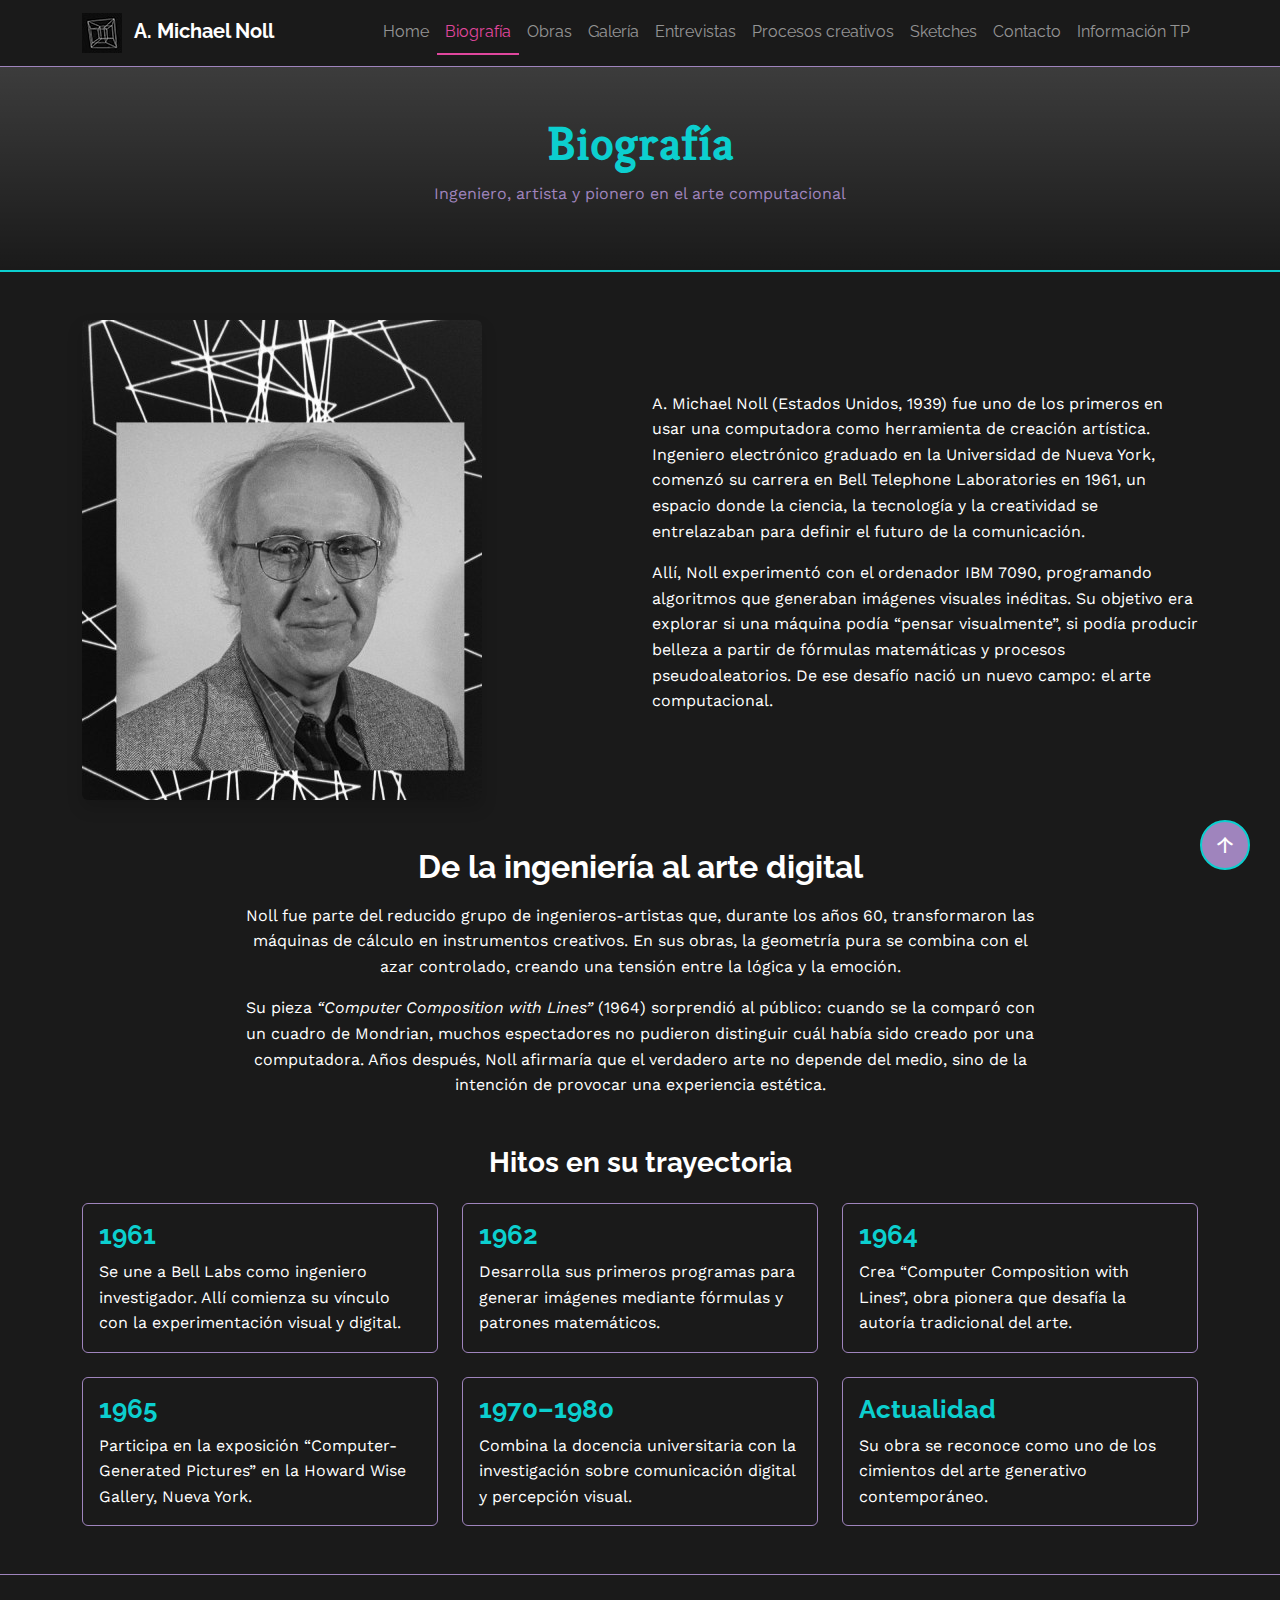
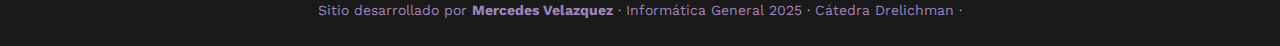
<file: biografia.html>
<!DOCTYPE html>
<html lang="es">
<head>
  <meta charset="UTF-8">
  <meta name="viewport" content="width=device-width, initial-scale=1.0">
  <title>Biografía | A. Michael Noll</title>

  <!-- Bootstrap y CSS -->
  <link 
    href="https://cdn.jsdelivr.net/npm/bootstrap@5.3.2/dist/css/bootstrap.min.css" 
    rel="stylesheet">
    <link rel="preconnect" href="https://fonts.googleapis.com">
<link rel="preconnect" href="https://fonts.gstatic.com" crossorigin>
<link href="https://fonts.googleapis.com/css2?family=Kreon:wght@400;700&family=Raleway:wght@400;600;700&family=Work+Sans:wght@400;600&display=swap" rel="stylesheet">
  <link rel="stylesheet" href="css/estilos.css">
</head>

<body class="bg-dark text-light">
  <!-- NAVBAR -->
  <nav class="navbar navbar-expand-lg navbar-dark bg-black border-bottom border-secondary">
    <div class="container">
      <a class="navbar-brand fw-bold" href="index.html">
        <img 
            src="img/icono-noll.jpg" 
            alt="Logo de Noll" 
            class="navbar-icon me-2"> 
        A. Michael Noll
      </a>
      <button class="navbar-toggler" type="button" data-bs-toggle="collapse" data-bs-target="#menu">
        <span class="navbar-toggler-icon"></span>
      </button>
      <div class="collapse navbar-collapse" id="menu">
        <ul class="navbar-nav ms-auto" id="nav-list">
          <li class="nav-item"><a class="nav-link" href="index.html">Home</a></li>
          <li class="nav-item"><a class="nav-link active" href="biografia.html">Biografía</a></li>
          <li class="nav-item"><a class="nav-link" href="obras.html">Obras</a></li>
          <li class="nav-item"><a class="nav-link" href="galeria.html">Galería</a></li>
          <li class="nav-item"><a class="nav-link" href="entrevistas.html">Entrevistas</a></li>
          <li class="nav-item"><a class="nav-link" href="procesos.html">Procesos creativos</a></li>
          <li class="nav-item"><a class="nav-link" href="sketches.html">Sketches</a></li>
          <li class="nav-item"><a class="nav-link" href="contacto.html">Contacto</a></li>
          <li class="nav-item"><a class="nav-link" href="informacion.html">Información TP</a></li>
        </ul>
      </div>
    </div>
  </nav>

  <!-- HEADER -->
  <header class="text-center py-5 bg-gradient">
    <div class="container">
      <h1 class="display-5 fw-bold">Biografía</h1>
      <p class="text-secondary">Ingeniero, artista y pionero en el arte computacional</p>
    </div>
  </header>

  <!-- MAIN -->
  <main class="container my-5">
    <!-- Intro + imagen -->
    <section class="row align-items-center mb-5">
      <div class="col-md-6 mb-4 mb-md-0">
        <img src="img/biografia.jpg" alt="Retrato de A. Michael Noll" class="img-fluid rounded shadow">
      </div>
      <div class="col-md-6">
        <p>
          A. Michael Noll (Estados Unidos, 1939) fue uno de los primeros en usar una computadora como herramienta de creación artística. 
          Ingeniero electrónico graduado en la Universidad de Nueva York, comenzó su carrera en Bell Telephone Laboratories en 1961, 
          un espacio donde la ciencia, la tecnología y la creatividad se entrelazaban para definir el futuro de la comunicación.
        </p>
        <p>
          Allí, Noll experimentó con el ordenador IBM 7090, programando algoritmos que generaban imágenes visuales inéditas. 
          Su objetivo era explorar si una máquina podía “pensar visualmente”, si podía producir belleza a partir de fórmulas matemáticas 
          y procesos pseudoaleatorios. De ese desafío nació un nuevo campo: el arte computacional.
        </p>
      </div>
    </section>

    <!-- Enfoque y aportes -->
    <section class="mb-5">
      <h2 class="fw-bold mb-3 text-center">De la ingeniería al arte digital</h2>
      <p class="text-center mx-auto" style="max-width: 800px;">
        Noll fue parte del reducido grupo de ingenieros-artistas que, durante los años 60, 
        transformaron las máquinas de cálculo en instrumentos creativos. 
        En sus obras, la geometría pura se combina con el azar controlado, creando una tensión entre la lógica y la emoción.
      </p>
      <p class="text-center mx-auto" style="max-width: 800px;">
        Su pieza <em>“Computer Composition with Lines”</em> (1964) sorprendió al público: cuando se la comparó con un cuadro de Mondrian, 
        muchos espectadores no pudieron distinguir cuál había sido creado por una computadora. 
        Años después, Noll afirmaría que el verdadero arte no depende del medio, sino de la intención de provocar una experiencia estética.
      </p>
    </section>

    <!-- Línea de tiempo -->
    <section>
    <h3 class="fw-bold mb-4 text-center">Hitos en su trayectoria</h3> 
    <div class="row g-4">
        
        <div class="col-12 col-md-6 col-lg-4">
            <div class="card bg-black text-light border-secondary h-100">
                <div class="card-body">
                    <h4 class="card-title">1961</h4> 
                    <p class="card-text">Se une a Bell Labs como ingeniero investigador. Allí comienza su vínculo con la experimentación visual y digital.</p>
                </div>
            </div>
        </div>

        <div class="col-12 col-md-6 col-lg-4">
            <div class="card bg-black text-light border-secondary h-100">
                <div class="card-body">
                    <h4 class="card-title">1962</h4> 
                    <p class="card-text">Desarrolla sus primeros programas para generar imágenes mediante fórmulas y patrones matemáticos.</p>
                </div>
            </div>
        </div>

        <div class="col-12 col-md-6 col-lg-4">
            <div class="card bg-black text-light border-secondary h-100">
                <div class="card-body">
                    <h4 class="card-title">1964</h4> 
                    <p class="card-text">Crea “Computer Composition with Lines”, obra pionera que desafía la autoría tradicional del arte.</p>
                </div>
            </div>
        </div>

        <div class="col-12 col-md-6 col-lg-4">
            <div class="card bg-black text-light border-secondary h-100">
                <div class="card-body">
                    <h4 class="card-title">1965</h4> 
                    <p class="card-text">Participa en la exposición “Computer-Generated Pictures” en la Howard Wise Gallery, Nueva York.</p>
                </div>
            </div>
        </div>

        <div class="col-12 col-md-6 col-lg-4">
            <div class="card bg-black text-light border-secondary h-100">
                <div class="card-body">
                    <h4 class="card-title">1970–1980</h4> 
                    <p class="card-text">Combina la docencia universitaria con la investigación sobre comunicación digital y percepción visual.</p>
                </div>
            </div>
        </div>

        <div class="col-12 col-md-6 col-lg-4">
            <div class="card bg-black text-light border-secondary h-100">
                <div class="card-body">
                    <h4 class="card-title">Actualidad</h4> 
                    <p class="card-text">Su obra se reconoce como uno de los cimientos del arte generativo contemporáneo.</p>
                </div>
            </div>
        </div>
    </div>
</section>
  </main>

<!-- Boton para scrollear hasta arriba -->
  <button id="scrollToTopBtn" class="btn btn-outline-light rounded-circle" aria-label="Volver arriba">
    ↑
  </button>

  <!-- FOOTER -->
  <footer class="bg-black text-center py-4 border-top border-secondary mt-5">
    <p class="mb-0 small text-secondary">
      Sitio desarrollado por <strong>Mercedes Velazquez</strong> · Informática General 2025 · Cátedra Drelichman · 
  </footer>

  <!-- Bootstrap JS -->
  <script src="https://cdn.jsdelivr.net/npm/bootstrap@5.3.2/dist/js/bootstrap.bundle.min.js"></script>
  <script src="js/main.js"></script>
</body>
</html>
</file>
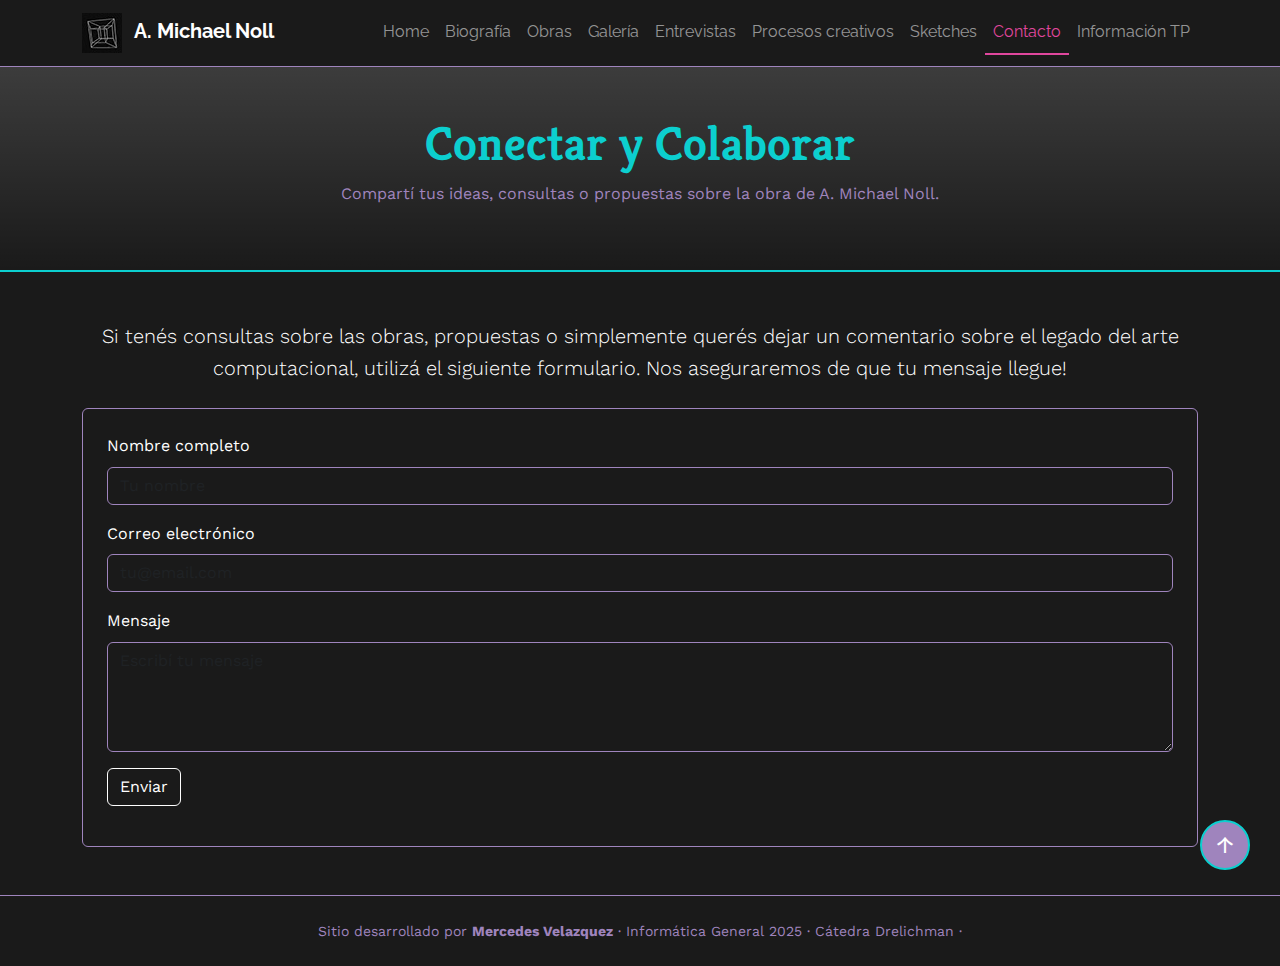
<file: contacto.html>
<!DOCTYPE html>
<html lang="es">
<head>
  <meta charset="UTF-8">
  <meta name="viewport" content="width=device-width, initial-scale=1.0">
  <title>Contacto | A. Michael Noll</title>

  <!-- Bootstrap y CSS -->
  <link 
    href="https://cdn.jsdelivr.net/npm/bootstrap@5.3.2/dist/css/bootstrap.min.css" 
    rel="stylesheet">
    <link rel="preconnect" href="https://fonts.googleapis.com">
<link rel="preconnect" href="https://fonts.gstatic.com" crossorigin>
<link href="https://fonts.googleapis.com/css2?family=Kreon:wght@400;700&family=Raleway:wght@400;600;700&family=Work+Sans:wght@400;600&display=swap" rel="stylesheet">
  <link rel="stylesheet" href="css/estilos.css">
</head>

<body class="bg-dark text-light">
  <!-- NAVBAR -->
  <nav class="navbar navbar-expand-lg navbar-dark bg-black border-bottom border-secondary">
    <div class="container">
       <a class="navbar-brand fw-bold" href="index.html">
        <img 
            src="img/icono-noll.jpg" 
            alt="Logo de Noll" 
            class="navbar-icon me-2"> 
        A. Michael Noll
      </a>
      <button class="navbar-toggler" type="button" data-bs-toggle="collapse" data-bs-target="#menu">
        <span class="navbar-toggler-icon"></span>
      </button>
      <div class="collapse navbar-collapse" id="menu">
       <ul class="navbar-nav ms-auto" id="nav-list">
          <li class="nav-item"><a class="nav-link" href="index.html">Home</a></li>
          <li class="nav-item"><a class="nav-link" href="biografia.html">Biografía</a></li>
          <li class="nav-item"><a class="nav-link" href="obras.html">Obras</a></li>
          <li class="nav-item"><a class="nav-link" href="galeria.html">Galería</a></li>
          <li class="nav-item"><a class="nav-link" href="entrevistas.html">Entrevistas</a></li>
          <li class="nav-item"><a class="nav-link" href="procesos.html">Procesos creativos</a></li>
          <li class="nav-item"><a class="nav-link" href="sketches.html">Sketches</a></li>
          <li class="nav-item"><a class="nav-link active" href="contacto.html">Contacto</a></li>
          <li class="nav-item"><a class="nav-link" href="informacion.html">Información TP</a></li>
        </ul>
      </div>
    </div>
  </nav>

  <!-- HEADER -->
  <header class="text-center py-5 bg-gradient">
    <div class="container">
      <h1 class="display-5 fw-bold">Conectar y Colaborar</h1>
      <p class="text-secondary">Compartí tus ideas, consultas o propuestas sobre la obra de A. Michael Noll.</p>
    </div>
  </header>

   <!-- MAIN -->
  <main class="container my-5" id="contacto">
    <section class="mb-4 text-center">
        <p class="lead">
            Si tenés consultas sobre las obras, propuestas o simplemente querés dejar un comentario sobre el legado del arte computacional, utilizá el siguiente formulario. Nos aseguraremos de que tu mensaje llegue!
        </p>
    </section>
    
    <form id="form-contacto" class="bg-black p-4 rounded border border-secondary">
      <div class="mb-3">
        <label for="nombre" class="form-label">Nombre completo</label>
        <input type="text" id="nombre" class="form-control bg-dark text-light border-secondary" placeholder="Tu nombre">
        <small class="text-danger" id="error-nombre"></small>
      </div>

      <div class="mb-3">
        <label for="email" class="form-label">Correo electrónico</label>
        <input type="email" id="email" class="form-control bg-dark text-light border-secondary" placeholder="tu@email.com">
        <small class="text-danger" id="error-email"></small>
      </div>

      <div class="mb-3">
        <label for="mensaje" class="form-label">Mensaje</label>
        <textarea id="mensaje" rows="4" class="form-control bg-dark text-light border-secondary" placeholder="Escribí tu mensaje"></textarea>
        <small class="text-danger" id="error-mensaje"></small>
      </div>

      <button type="submit" class="btn btn-outline-light">Enviar</button>
      <p id="resultado" class="mt-3"></p>
    </form>
  </main>

<!-- Boton para scrollear hasta arriba -->
  <button id="scrollToTopBtn" class="btn btn-outline-light rounded-circle" aria-label="Volver arriba">
    ↑
  </button>

  <!-- FOOTER -->
  <footer class="bg-black text-center py-4 border-top border-secondary">
    <p class="mb-0 small text-secondary">
      Sitio desarrollado por <strong>Mercedes Velazquez</strong> · Informática General 2025 · Cátedra Drelichman · 
    </p>
  </footer>

  <!-- Bootstrap y scripts -->
  <script src="https://cdn.jsdelivr.net/npm/bootstrap@5.3.2/dist/js/bootstrap.bundle.min.js"></script>
  <script src="js/main.js"></script>
  <script src="js/contacto.js"></script>
</body>
</html>
</file>
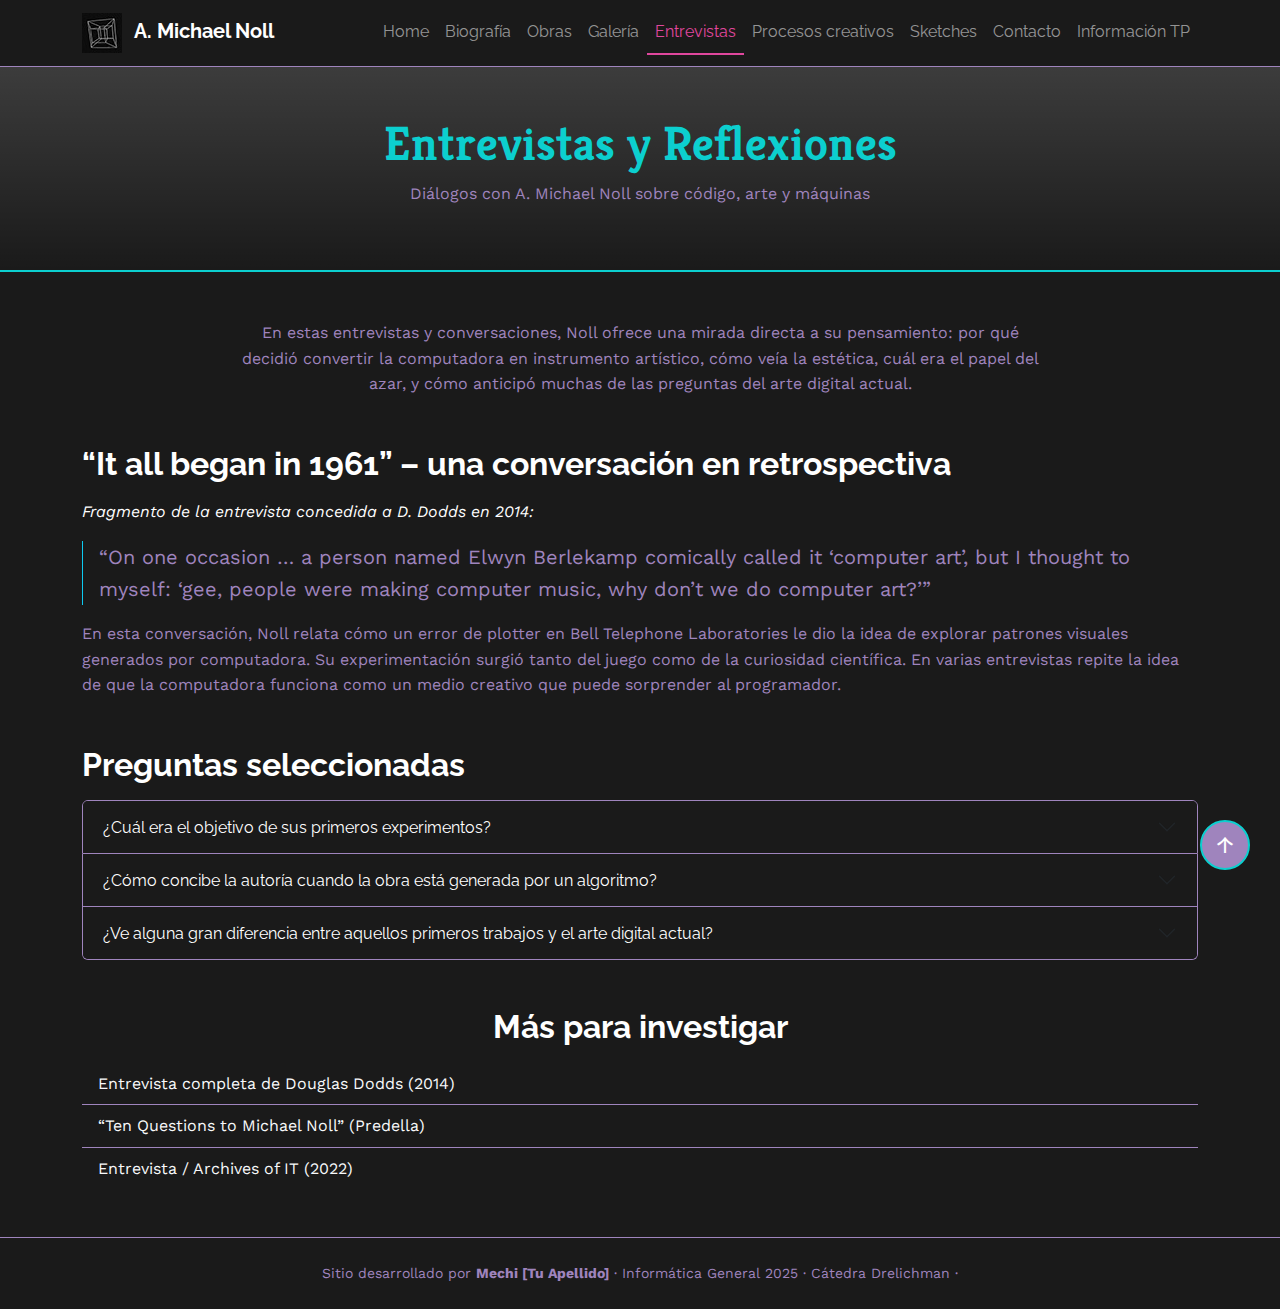
<file: entrevistas.html>
<!DOCTYPE html>
<html lang="es">
<head>
  <meta charset="UTF-8">
  <meta name="viewport" content="width=device-width, initial-scale=1.0">
  <title>Entrevistas | A. Michael Noll</title>

  <!-- Bootstrap y CSS -->
  <link 
    href="https://cdn.jsdelivr.net/npm/bootstrap@5.3.2/dist/css/bootstrap.min.css" 
    rel="stylesheet">
    <link rel="preconnect" href="https://fonts.googleapis.com">
<link rel="preconnect" href="https://fonts.gstatic.com" crossorigin>
<link href="https://fonts.googleapis.com/css2?family=Kreon:wght@400;700&family=Raleway:wght@400;600;700&family=Work+Sans:wght@400;600&display=swap" rel="stylesheet">
  <link rel="stylesheet" href="css/estilos.css">
</head>

<body class="bg-dark text-light">
  <!-- NAVBAR -->
  <nav class="navbar navbar-expand-lg navbar-dark bg-black border-bottom border-secondary">
    <div class="container">
       <a class="navbar-brand fw-bold" href="index.html">
        <img 
            src="img/icono-noll.jpg" 
            alt="Logo de Noll" 
            class="navbar-icon me-2"> 
        A. Michael Noll
      </a>
      <button class="navbar-toggler" type="button" data-bs-toggle="collapse" data-bs-target="#menu">
        <span class="navbar-toggler-icon"></span>
      </button>
      <div class="collapse navbar-collapse" id="menu">
        <ul class="navbar-nav ms-auto" id="nav-list">
          <li class="nav-item"><a class="nav-link" href="index.html">Home</a></li>
          <li class="nav-item"><a class="nav-link" href="biografia.html">Biografía</a></li>
          <li class="nav-item"><a class="nav-link" href="obras.html">Obras</a></li>
          <li class="nav-item"><a class="nav-link" href="galeria.html">Galería</a></li>
          <li class="nav-item"><a class="nav-link active" href="entrevistas.html">Entrevistas</a></li>
          <li class="nav-item"><a class="nav-link" href="procesos.html">Procesos creativos</a></li>
          <li class="nav-item"><a class="nav-link" href="sketches.html">Sketches</a></li>
          <li class="nav-item"><a class="nav-link" href="contacto.html">Contacto</a></li>
          <li class="nav-item"><a class="nav-link" href="informacion.html">Información TP</a></li>
        </ul>
      </div>
    </div>
  </nav>

  <!-- HEADER -->
  <header class="text-center py-5 bg-gradient">
    <div class="container">
      <h1 class="display-5 fw-bold">Entrevistas y Reflexiones</h1>
      <p class="text-secondary">Diálogos con A. Michael Noll sobre código, arte y máquinas</p>
    </div>
  </header>

  <!-- MAIN -->
  <main class="container my-5">
    <!-- Introducción -->
    <section class="mb-5 text-center">
      <p class="text-secondary mx-auto" style="max-width:800px;">
        En estas entrevistas y conversaciones, Noll ofrece una mirada directa a su pensamiento: por qué decidió convertir la computadora en instrumento artístico, cómo veía la estética, cuál era el papel del azar, y cómo anticipó muchas de las preguntas del arte digital actual.
      </p>
    </section>

    <!-- Entrevista destacada -->
    <section class="mb-5">
      <h2 class="fw-bold mb-3">“It all began in 1961” – una conversación en retrospectiva</h2>
      <p class="text-light fst-italic">Fragmento de la entrevista concedida a D. Dodds en 2014:</p>
      <blockquote class="blockquote border-start border-info ps-3 text-secondary">
        “On one occasion … a person named Elwyn Berlekamp comically called it ‘computer art’, but I thought to myself: ‘gee, people were making computer music, why don’t we do computer art?’”
      </blockquote>
      <p class="text-secondary">
        En esta conversación, Noll relata cómo un error de plotter en Bell Telephone Laboratories le dio la idea de explorar patrones visuales generados por computadora. Su experimentación surgió tanto del juego como de la curiosidad científica. En varias entrevistas repite la idea de que la computadora funciona como un medio creativo que puede sorprender al programador.
      </p>
    </section>

    <!-- Preguntas & respuestas -->
    <section class="mb-5">
      <h2 class="fw-bold mb-3">Preguntas seleccionadas</h2>
      <div class="accordion" id="faqEntrevistas">
        <div class="accordion-item bg-black border-secondary">
          <h2 class="accordion-header" id="headingOne">
            <button class="accordion-button bg-black text-light collapsed" type="button" data-bs-toggle="collapse" data-bs-target="#collapseOne">
              ¿Cuál era el objetivo de sus primeros experimentos?
            </button>
          </h2>
          <div id="collapseOne" class="accordion-collapse collapse" data-bs-parent="#faqEntrevistas">
            <div class="accordion-body text-secondary">
              El objetivo era demostrar el potencial de la computadora como medio visual: imágenes fijas, animaciones 3D, e incluso esculturas programadas. Noll quería mostrar a artistas y científicos que la computadora podía ser una herramienta creativa y experimental.
            </div>
          </div>
        </div>
        <div class="accordion-item bg-black border-secondary">
          <h2 class="accordion-header" id="headingTwo">
            <button class="accordion-button bg-black text-light collapsed" type="button" data-bs-toggle="collapse" data-bs-target="#collapseTwo">
              ¿Cómo concibe la autoría cuando la obra está generada por un algoritmo?
            </button>
          </h2>
          <div id="collapseTwo" class="accordion-collapse collapse" data-bs-parent="#faqEntrevistas">
            <div class="accordion-body text-secondary">
              Noll sostenía que la computadora puede ser un medio que colabora con el creador. El programador decide reglas, parámetros y límites; la máquina ejecuta y puede aportar resultados inesperados. Así, la autoría se reparte entre intención humana y efectos del sistema.
            </div>
          </div>
        </div>
        <div class="accordion-item bg-black border-secondary">
          <h2 class="accordion-header" id="headingThree">
            <button class="accordion-button bg-black text-light collapsed" type="button" data-bs-toggle="collapse" data-bs-target="#collapseThree">
              ¿Ve alguna gran diferencia entre aquellos primeros trabajos y el arte digital actual?
            </button>
          </h2>
          <div id="collapseThree" class="accordion-collapse collapse" data-bs-parent="#faqEntrevistas">
            <div class="accordion-body text-secondary">
              Para Noll, muchas preguntas actuales sobre IA y creatividad tienen raíces en experimentos de los 50 y 60. La diferencia principal es la escala y las herramientas: hoy hay más potencia, pero los principios conceptuales son continuaciones de aquellos inicios.
            </div>
          </div>
        </div>
      </div>
    </section>

    <!-- Referencias y recursos -->
    <section>
      <h2 class="fw-bold mb-3 text-center">Más para investigar</h2>
      <ul class="list-group list-group-flush bg-transparent text-secondary">
        <li class="list-group-item bg-transparent border-secondary">
          <a href="https://rightclicksave.com/article/the-interview-a-michael-noll" class="link-light" target="_blank">Entrevista completa de Douglas Dodds (2014)</a>
        </li>
        <li class="list-group-item bg-transparent border-secondary">
          <a href="https://old.predella.it/archivio/index537c.html?Itemid=103&catid=76&id=187&option=com_content&view=article" class="link-light" target="_blank">“Ten Questions to Michael Noll” (Predella)</a>
        </li>
        <li class="list-group-item bg-transparent border-secondary">
          <a href="https://archivesit.org.uk/interviews/dr-a-michael-noll/" class="link-light" target="_blank">Entrevista / Archives of IT (2022)</a>
        </li>
      </ul>
    </section>
  </main>

  <!-- Boton para scrollear hasta arriba -->
  <button id="scrollToTopBtn" class="btn btn-outline-light rounded-circle" aria-label="Volver arriba">
    ↑
  </button>

  <!-- FOOTER -->
  <footer class="bg-black text-center py-4 border-top border-secondary mt-5">
    <p class="mb-0 small text-secondary">
      Sitio desarrollado por <strong>Mechi [Tu Apellido]</strong> · Informática General 2025 · Cátedra Drelichman · 
    </p>
  </footer>

  <!-- Bootstrap JS y main.js -->
  <script src="https://cdn.jsdelivr.net/npm/bootstrap@5.3.2/dist/js/bootstrap.bundle.min.js"></script>
  <script src="js/main.js"></script>
</body>
</html>
</file>
<file: css/estilos.css>
/* --- BASE Y TIPOGRAFIA --- */

* {
    box-sizing: border-box;
    margin: 0;
    padding: 0;
}

body {
    /* Fuente de Párrafos: Work Sans */
    font-family: 'Work Sans', sans-serif;
    background-color: #000000; 
    color: #ffffff; 
    line-height: 1.6;
}

/* Títulos Principales  - Kreon */
h1 {
  font-family: 'Kreon', serif;
  font-weight: 700;
  color: #0ccfcf; 
}

/* Títulos Secundarios (h2, h3, h4, Navbar) - Raleway */
h2, h3, h4, .navbar-brand, .nav-link, .card-title {
  font-family: 'Raleway', sans-serif;
}


/* Fondos y Texto */
.bg-dark, .bg-black, footer, .navbar {
    background-color: #1a1a1a !important; /* Black */
}

.text-light {
    color: #ffffff !important; 
}

/* Texto Secundario */
.text-secondary, footer p.text-secondary {
    color: #9f84bd !important; 
}

.border-secondary {
    border-color: #9f84bd !important; 
}

/* --- LINKS Y ACENTOS --- */

/* Links  */
a {
    color: #0ccfcf; 
    text-decoration: none;
    transition: color 0.3s ease;
}

a:hover, .nav-link:hover {
    color: #e0479e !important; 
    text-decoration: underline;
}

/* Header Gradient y Borde de Acento */
header.bg-gradient {
    background: linear-gradient(180deg, #5c4163 0%, #1e7c88 100%);
    border-bottom: 2px solid #0ccfcf; 
}

/* Navegación: Estado Activo */
.nav-link.active {
    border-bottom: 2px solid #e0479e !important; 
    color: #e0479e !important;
}

/* Botones */
.btn-outline-light {
    color: #ffffff;
    border-color: #ffffff;
    transition: all 0.3s ease;
}

.btn-outline-light:hover {
    background-color: #00ffff; 
    color: #000000 !important; 
    border-color: #0ccfcf;
}

/* --- ELEMENTOS ESPECÍFICOS --- */

/* Títulos de Hitos de Biografía  */
.card-body .card-title {
    font-size: 1.6rem;
    font-weight: 700;
    color: #0ccfcf; 
}

/* Sketches  - Efecto de Profundidad */
iframe:hover {
    transform: scale(1.01);
    box-shadow: 0 0 25px rgba(0, 255, 255, 0.5); /* Sombra intensa de Cyan */
    border-color: #0ccfcf !important;
}

/* Mensajes de Error - Cerise */
.text-danger {
  color: #e0479e !important; 
  font-family: 'Raleway', sans-serif;
  font-size: 0.85rem;
}

/* Botón Scroll-to-Top  */
#scrollToTopBtn {
    background-color: #9f84bd; /* African Violet */
    color: #ffffff; 
    border: 2px solid #0ccfcf;
    position: fixed;
    bottom: 30px;
    right: 30px;
    z-index: 1050; 
    width: 50px;
    height: 50px;
    font-size: 1.5rem;
    cursor: pointer;
    transition: background-color 0.3s ease, border-color 0.3s ease;
    display: flex;
    justify-content: center;
    align-items: center;
}

#scrollToTopBtn:hover {
    background-color: #0ccfcf; 
    border-color: #e0479e; 
}



.card {
  transition: transform 0.2s ease, box-shadow 0.3s ease;
}

.card:hover {
  transform: translateY(-4px);
  box-shadow: 0 0 15px rgba(255,255,255,0.15);
}



/* --- RESPONSIVE --- */

@media (max-width: 768px) {
  
    header h1 {
        font-size: 1.8rem;
    }
    .card-body p {
        font-size: 0.9rem;
    }
    
    .container, main {
        padding-left: 1rem !important;
        padding-right: 1rem !important;
    }

    /* Ajusta el padding de la barra para que no se vea tan gruesa */
    .navbar-brand {
        font-size: 1.1rem;
    }
    .navbar-nav .nav-link {
        padding: 0.5rem 0; /* Espacio vertical reducido */
        text-align: center; /* Centra el texto en el menú colapsado */
    }
}

/* Ajuste para pantallas más pequeñas  */
@media (max-width: 480px) {
    /* Reduce el tamaño del texto principal para que entre mejor */
    header h1 {
        font-size: 1.5rem;
    }
    header p {
        font-size: 0.9rem;
    }
    
    /* para que el footer no quede demasiado condensado y su texto sea legible */
    footer p {
        padding: 1rem;
        font-size: 0.75rem;
    }
}
</file>
